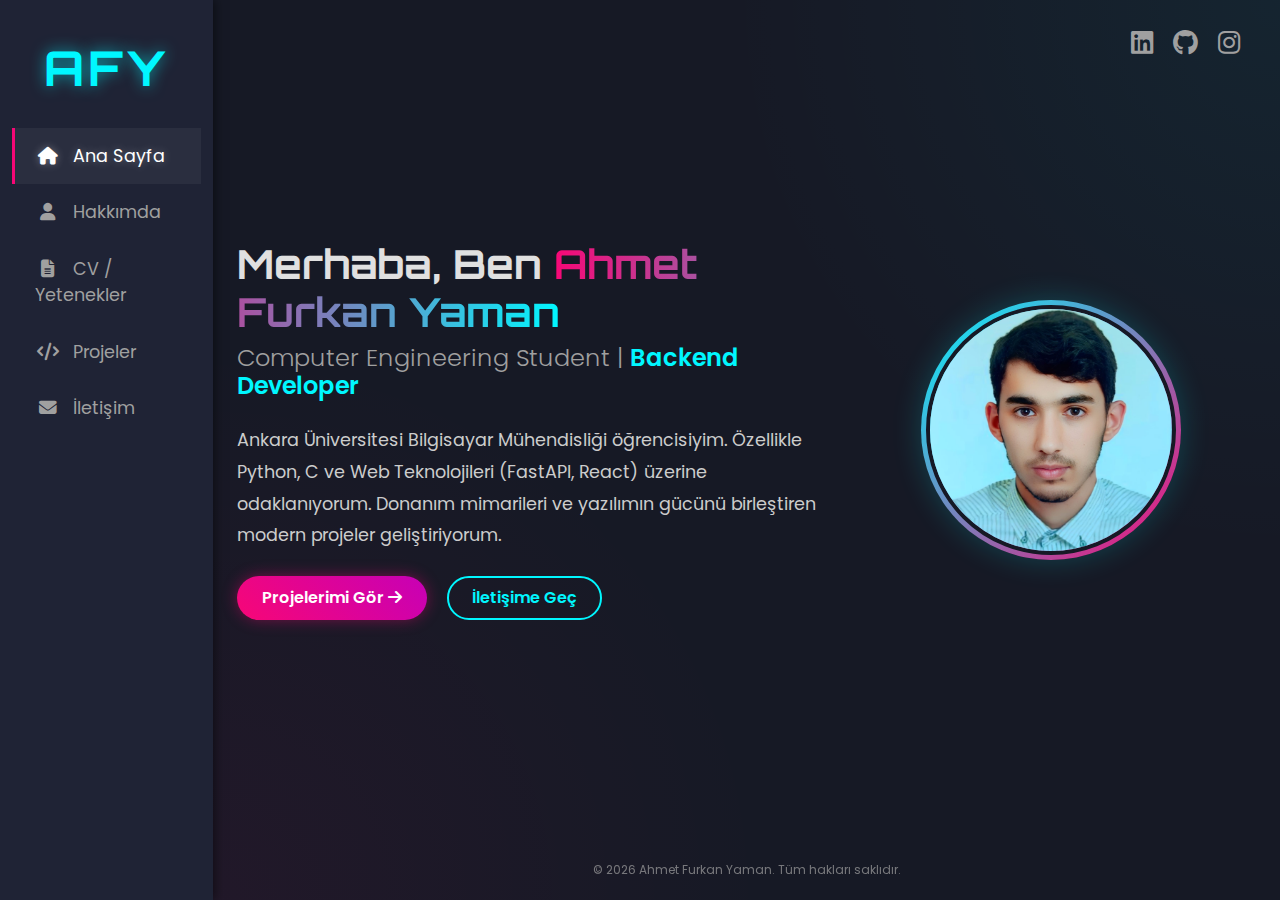
<file: index.html>
<!DOCTYPE html>
<html lang="tr">
<head>
    <meta charset="UTF-8">
    <meta name="viewport" content="width=device-width, initial-scale=1.0">
    <title>Ana Sayfa | Ahmet Furkan Yaman</title>
    <link href="https://cdn.jsdelivr.net/npm/bootstrap@5.3.0/dist/css/bootstrap.min.css" rel="stylesheet">
    <link rel="stylesheet" href="https://cdnjs.cloudflare.com/ajax/libs/font-awesome/6.4.0/css/all.min.css">
    <link href="https://fonts.googleapis.com/css2?family=Orbitron:wght@400;700&family=Poppins:wght@300;400;600&display=swap" rel="stylesheet">
    <link rel="stylesheet" href="style.css">
</head>
<body>

    <div class="container-fluid">
        <div class="row">
            
            <nav class="col-md-3 col-lg-2 d-md-block sidebar collapse" id="sidebarMenu">
                <div class="position-sticky pt-3 d-flex flex-column h-100">
                    
                    <div class="text-center mb-4 mt-3">
                        <div class="logo-text">AFY</div> 
                    </div>
                    
                    <ul class="nav flex-column mb-auto">
                        <li class="nav-item">
                            <a class="nav-link active" href="index.html">
                                <i class="fas fa-home me-2"></i> Ana Sayfa
                            </a>
                        </li>
                        <li class="nav-item">
                            <a class="nav-link" href="about.html">
                                <i class="fas fa-user me-2"></i> Hakkımda
                            </a>
                        </li>
                        <li class="nav-item">
                            <a class="nav-link" href="cv.html">
                                <i class="fas fa-file-alt me-2"></i> CV / Yetenekler
                            </a>
                        </li>
                        <li class="nav-item">
                            <a class="nav-link" href="projects.html">
                                <i class="fas fa-code me-2"></i> Projeler
                            </a>
                        </li>
                        <li class="nav-item">
                            <a class="nav-link" href="contact.html">
                                <i class="fas fa-envelope me-2"></i> İletişim
                            </a>
                        </li>
                    </ul>
                </div>
            </nav>

            <main class="col-md-9 ms-sm-auto col-lg-10 px-md-4 main-content d-flex flex-column align-items-center justify-content-center position-relative">
                
                <div class="social-icons-top">
                    <a href="https://www.linkedin.com/in/ahmet-furkan-yaman-217107334/" target="_blank" title="LinkedIn"><i class="fab fa-linkedin"></i></a>
                    
                    <a href="https://github.com/yamana819" target="_blank" title="GitHub"><i class="fab fa-github"></i></a>
                    
                    <a href="https://www.instagram.com/yaman_furkan.06/" target="_blank" title="Instagram"><i class="fab fa-instagram"></i></a>
                </div>

                <div class="home-container text-center text-md-start">
                    <div class="row align-items-center">
                        <div class="col-md-5 order-md-2 text-center mb-4 mb-md-0">
                            <div class="profile-glow-container">
                                <img src="assets/profile.jpeg" alt="Profil Fotoğrafı" class="img-fluid profile-img" onerror="this.src='https://via.placeholder.com/300x300/161925/00f7ff?text=IMG'">
                            </div>
                        </div>

                        <div class="col-md-7 order-md-1">
                            <h2 class="welcome-text">Merhaba, Ben <span class="gradient-text">Ahmet Furkan Yaman</span></h2>
                            
                            <h4 class="job-title mt-2">Computer Engineering Student | <span class="highlight">Backend Developer</span></h4>
                            
                            <p class="intro-desc mt-4">
                                Ankara Üniversitesi Bilgisayar Mühendisliği öğrencisiyim. 
                                Özellikle Python, C ve Web Teknolojileri (FastAPI, React) üzerine odaklanıyorum. 
                                Donanım mimarileri ve yazılımın gücünü birleştiren modern projeler geliştiriyorum.
                            </p>
                            
                            <div class="buttons mt-4">
                                <a href="projects.html" class="btn btn-custom-primary me-3">Projelerimi Gör <i class="fas fa-arrow-right"></i></a>
                                <a href="contact.html" class="btn btn-custom-outline">İletişime Geç</a>
                            </div>
                        </div>
                    </div>
                </div>

                <div class="main-footer">
                    <small>© 2026 Ahmet Furkan Yaman. Tüm hakları saklıdır.</small>
                </div>

            </main>
        </div>
    </div>

    <script src="https://cdn.jsdelivr.net/npm/bootstrap@5.3.0/dist/js/bootstrap.bundle.min.js"></script>
    <script src="script.js"></script>
    </body>
</html>
</file>
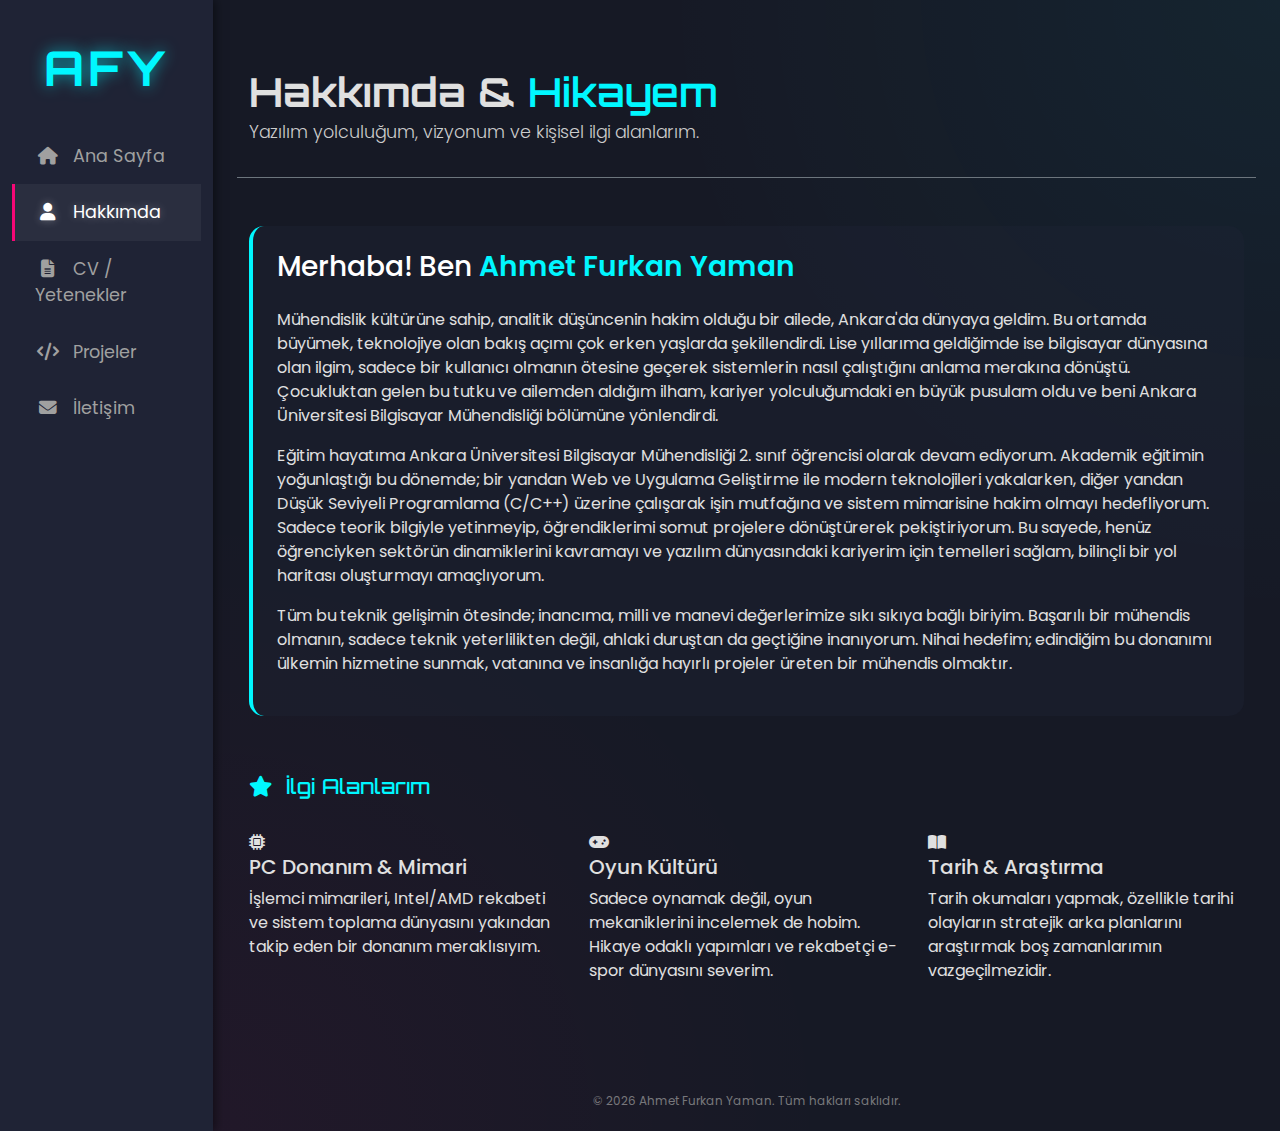
<file: about.html>
<!DOCTYPE html>
<html lang="tr">
<head>
    <meta charset="UTF-8">
    <meta name="viewport" content="width=device-width, initial-scale=1.0">
    <title>Hakkımda | Ahmet Furkan Yaman</title>
    <link href="https://cdn.jsdelivr.net/npm/bootstrap@5.3.0/dist/css/bootstrap.min.css" rel="stylesheet">
    <link rel="stylesheet" href="https://cdnjs.cloudflare.com/ajax/libs/font-awesome/6.4.0/css/all.min.css">
    <link href="https://fonts.googleapis.com/css2?family=Orbitron:wght@400;700&family=Poppins:wght@300;400;600&display=swap" rel="stylesheet">
    <link rel="stylesheet" href="style.css">
</head>
<body>

    <div class="container-fluid">
        <div class="row">
            
            <nav class="col-md-3 col-lg-2 d-md-block sidebar collapse" id="sidebarMenu">
                <div class="position-sticky pt-3 d-flex flex-column h-100">
                    <div class="text-center mb-4 mt-3">
                        <div class="logo-text">AFY</div> 
                    </div>
                    <ul class="nav flex-column mb-auto">
                        <li class="nav-item"><a class="nav-link" href="index.html"><i class="fas fa-home me-2"></i> Ana Sayfa</a></li>
                        <li class="nav-item"><a class="nav-link active" href="about.html"><i class="fas fa-user me-2"></i> Hakkımda</a></li>
                        <li class="nav-item"><a class="nav-link" href="cv.html"><i class="fas fa-file-alt me-2"></i> CV / Yetenekler</a></li>
                        <li class="nav-item"><a class="nav-link" href="projects.html"><i class="fas fa-code me-2"></i> Projeler</a></li>
                        <li class="nav-item"><a class="nav-link" href="contact.html"><i class="fas fa-envelope me-2"></i> İletişim</a></li>
                    </ul>
                </div>
            </nav>

            <main class="col-md-9 ms-sm-auto col-lg-10 px-md-4 main-content">
                
                <div class="container py-5">
                    
                    <div class="row mb-5">
                        <div class="col-12 border-bottom border-secondary pb-3">
                            <h2 class="section-title">Hakkımda & <span class="highlight">Hikayem</span></h2>
                            <p class="section-desc">Yazılım yolculuğum, vizyonum ve kişisel ilgi alanlarım.</p>
                        </div>
                    </div>

                    <div class="row mb-5">
                        <div class="col-12">
                            <div class="about-text-container p-4" style="background: rgba(31, 35, 53, 0.4); border-radius: 15px; border-left: 4px solid var(--neon-cyan);">
                                <h3 class="mb-4 text-white">Merhaba! Ben <span class="highlight">Ahmet Furkan Yaman</span></h3>
                                <div class="about-text">
                                    <p>
                                        Mühendislik kültürüne sahip, analitik düşüncenin hakim olduğu bir ailede, Ankara'da dünyaya geldim. Bu ortamda büyümek, teknolojiye olan bakış açımı çok erken yaşlarda şekillendirdi. Lise yıllarıma geldiğimde ise bilgisayar dünyasına olan ilgim, sadece bir kullanıcı olmanın ötesine geçerek sistemlerin nasıl çalıştığını anlama merakına dönüştü. Çocukluktan gelen bu tutku ve ailemden aldığım ilham, kariyer yolculuğumdaki en büyük pusulam oldu ve beni Ankara Üniversitesi Bilgisayar Mühendisliği bölümüne yönlendirdi.
                                    <p>
                                        Eğitim hayatıma Ankara Üniversitesi Bilgisayar Mühendisliği 2. sınıf öğrencisi olarak devam ediyorum. Akademik eğitimin yoğunlaştığı bu dönemde; bir yandan Web ve Uygulama Geliştirme ile modern teknolojileri yakalarken, diğer yandan Düşük Seviyeli Programlama (C/C++) üzerine çalışarak işin mutfağına ve sistem mimarisine hakim olmayı hedefliyorum.
                                        Sadece teorik bilgiyle yetinmeyip, öğrendiklerimi somut projelere dönüştürerek pekiştiriyorum. Bu sayede, henüz öğrenciyken sektörün dinamiklerini kavramayı ve yazılım dünyasındaki kariyerim için temelleri sağlam, bilinçli bir yol haritası oluşturmayı amaçlıyorum.
                                    </p>
                                    <p>
                                        Tüm bu teknik gelişimin ötesinde; inancıma, milli ve manevi değerlerimize sıkı sıkıya bağlı biriyim. Başarılı bir mühendis olmanın, sadece teknik yeterlilikten değil, ahlaki duruştan da geçtiğine inanıyorum. Nihai hedefim; edindiğim bu donanımı ülkemin hizmetine sunmak, vatanına ve insanlığa hayırlı projeler üreten bir mühendis olmaktır.
                                    </p>
                                </div>
                            </div>
                        </div>
                    </div>

                    <div class="row">
                        <div class="col-12 mb-4">
                            <h3 class="section-subtitle"><i class="fas fa-star me-2"></i> İlgi Alanlarım</h3>
                        </div>

                        <div class="col-md-4 mb-4">
                            <div class="interest-card h-100">
                                <i class="fas fa-microchip interest-icon"></i>
                                <h5>PC Donanım & Mimari</h5>
                                <p>İşlemci mimarileri, Intel/AMD rekabeti ve sistem toplama dünyasını yakından takip eden bir donanım meraklısıyım.</p>
                            </div>
                        </div>

                        <div class="col-md-4 mb-4">
                            <div class="interest-card h-100">
                                <i class="fas fa-gamepad interest-icon"></i>
                                <h5>Oyun Kültürü</h5>
                                <p>Sadece oynamak değil, oyun mekaniklerini incelemek de hobim. Hikaye odaklı yapımları ve rekabetçi e-spor dünyasını severim.</p>
                            </div>
                        </div>

                        <div class="col-md-4 mb-4">
                            <div class="interest-card h-100">
                                <i class="fas fa-book-open interest-icon"></i>
                                <h5>Tarih & Araştırma</h5>
                                <p>Tarih okumaları yapmak, özellikle tarihi olayların stratejik arka planlarını araştırmak boş zamanlarımın vazgeçilmezidir.</p>
                            </div>
                        </div>

                    </div>

                </div>

                <div class="main-footer">
                    <small>© 2026 Ahmet Furkan Yaman. Tüm hakları saklıdır.</small>
                </div>

            </main>
        </div>
    </div>

    <script src="https://cdn.jsdelivr.net/npm/bootstrap@5.3.0/dist/js/bootstrap.bundle.min.js"></script>
    <script src="script.js"></script>
</body>
</html>
</file>
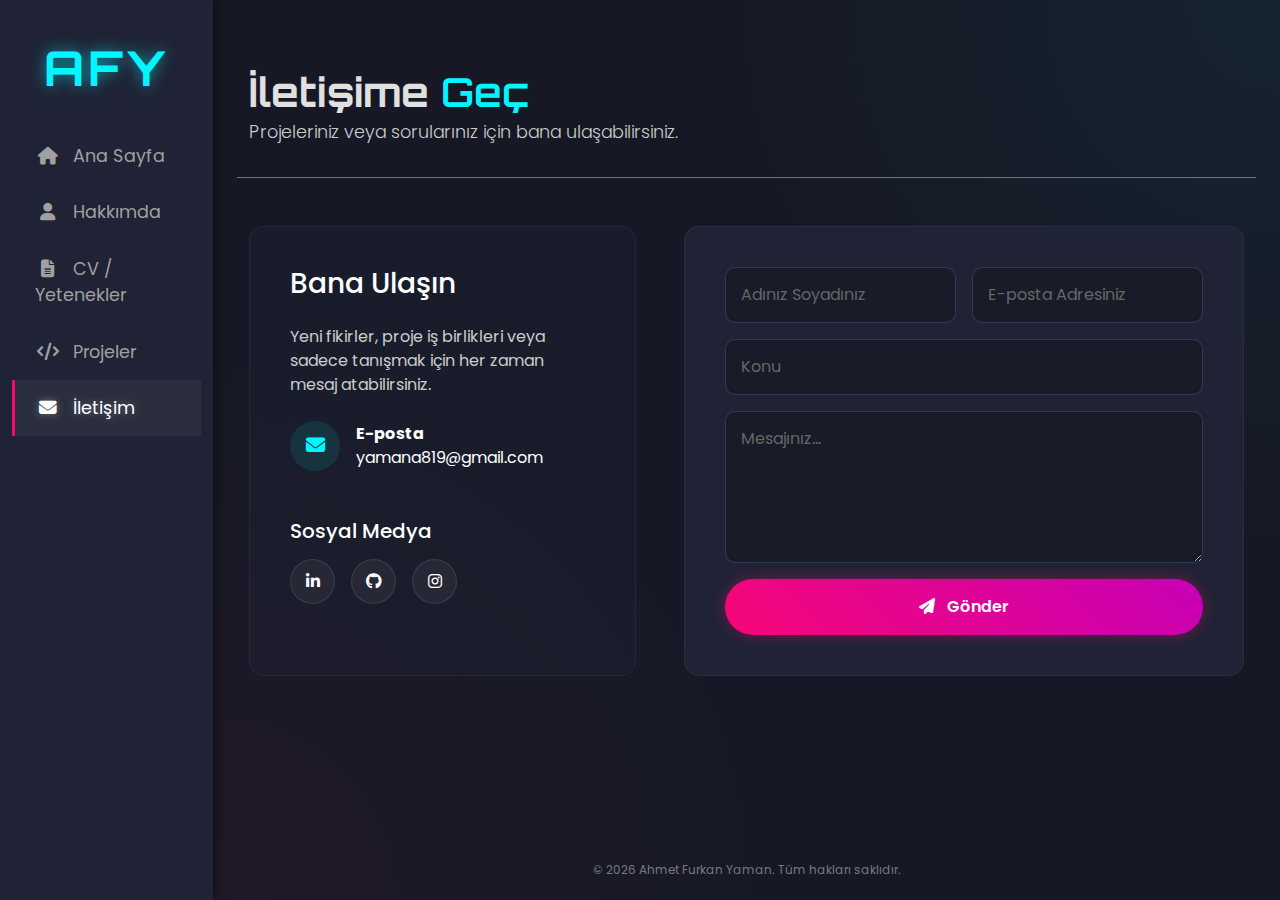
<file: contact.html>
<!DOCTYPE html>
<html lang="tr">
<head>
    <meta charset="UTF-8">
    <meta name="viewport" content="width=device-width, initial-scale=1.0">
    <title>İletişim | Ahmet Furkan Yaman</title>
    <link href="https://cdn.jsdelivr.net/npm/bootstrap@5.3.0/dist/css/bootstrap.min.css" rel="stylesheet">
    <link rel="stylesheet" href="https://cdnjs.cloudflare.com/ajax/libs/font-awesome/6.4.0/css/all.min.css">
    <link href="https://fonts.googleapis.com/css2?family=Orbitron:wght@400;700&family=Poppins:wght@300;400;600&display=swap" rel="stylesheet">
    <link rel="stylesheet" href="style.css">
</head>
<body>

    <div class="container-fluid">
        <div class="row">
            
            <nav class="col-md-3 col-lg-2 d-md-block sidebar collapse" id="sidebarMenu">
                <div class="position-sticky pt-3 d-flex flex-column h-100">
                    <div class="text-center mb-4 mt-3">
                        <div class="logo-text">AFY</div> 
                    </div>
                    <ul class="nav flex-column mb-auto">
                        <li class="nav-item"><a class="nav-link" href="index.html"><i class="fas fa-home me-2"></i> Ana Sayfa</a></li>
                        <li class="nav-item"><a class="nav-link" href="about.html"><i class="fas fa-user me-2"></i> Hakkımda</a></li>
                        <li class="nav-item"><a class="nav-link" href="cv.html"><i class="fas fa-file-alt me-2"></i> CV / Yetenekler</a></li>
                        <li class="nav-item"><a class="nav-link" href="projects.html"><i class="fas fa-code me-2"></i> Projeler</a></li>
                        <li class="nav-item"><a class="nav-link active" href="contact.html"><i class="fas fa-envelope me-2"></i> İletişim</a></li>
                    </ul>
                </div>
            </nav>

            <main class="col-md-9 ms-sm-auto col-lg-10 px-md-4 main-content">
                
                <div class="container py-5">
                    
                    <div class="row mb-5">
                        <div class="col-12 border-bottom border-secondary pb-3">
                            <h2 class="section-title">İletişime <span class="highlight">Geç</span></h2>
                            <p class="section-desc">Projeleriniz veya sorularınız için bana ulaşabilirsiniz.</p>
                        </div>
                    </div>

                    <div class="row g-5">
                        
                        <div class="col-lg-5">
                            <div class="contact-info-box h-100">
                                <h3 class="mb-4 text-white">Bana Ulaşın</h3>
                                <p class="text-muted mb-4">
                                    Yeni fikirler, proje iş birlikleri veya sadece tanışmak için her zaman mesaj atabilirsiniz.
                                </p>
                                
                                <div class="contact-item mb-4">
                                    <div class="icon-box">
                                        <i class="fas fa-envelope"></i>
                                    </div>
                                    <div class="ms-3">
                                        <span class="d-block text-white fw-bold">E-posta</span>
                                        <span class="text-white">yamana819@gmail.com</span>
                                    </div>
                                </div>

                                <div class="mt-5">
                                    <h5 class="text-white mb-3">Sosyal Medya</h5>
                                    <div class="d-flex gap-3">
                                        <a href="https://www.linkedin.com/in/ahmet-furkan-yaman-217107334/" target="_blank" class="social-btn"><i class="fab fa-linkedin-in"></i></a>
                                        <a href="https://github.com/yamana819" target="_blank" class="social-btn"><i class="fab fa-github"></i></a>
                                        <a href="https://www.instagram.com/yaman_furkan.06/" target="_blank" class="social-btn"><i class="fab fa-instagram"></i></a>
                                    </div>
                                </div>
                            </div>
                        </div>

                        <div class="col-lg-7">
                            <div class="contact-form-box">
                                <form id="contactForm">
                                    <div class="row g-3">
                                        <div class="col-md-6">
                                            <input type="text" class="form-control custom-input" placeholder="Adınız Soyadınız" required>
                                        </div>
                                        <div class="col-md-6">
                                            <input type="email" class="form-control custom-input" placeholder="E-posta Adresiniz" required>
                                        </div>
                                        <div class="col-12">
                                            <input type="text" class="form-control custom-input" placeholder="Konu" required>
                                        </div>
                                        <div class="col-12">
                                            <textarea class="form-control custom-input" rows="5" placeholder="Mesajınız..." required></textarea>
                                        </div>
                                        <div class="col-12">
                                            <button type="submit" class="btn btn-custom-primary w-100 py-3">
                                                <i class="fas fa-paper-plane me-2"></i> Gönder
                                            </button>
                                        </div>
                                    </div>
                                </form>
                            </div>
                        </div>

                    </div>

                </div>

                <div class="main-footer">
                    <small>© 2026 Ahmet Furkan Yaman. Tüm hakları saklıdır.</small>
                </div>

            </main>
        </div>
    </div>

    <script src="https://cdn.jsdelivr.net/npm/bootstrap@5.3.0/dist/js/bootstrap.bundle.min.js"></script>
    <script src="script.js"></script> 
</body>
</html>
</file>
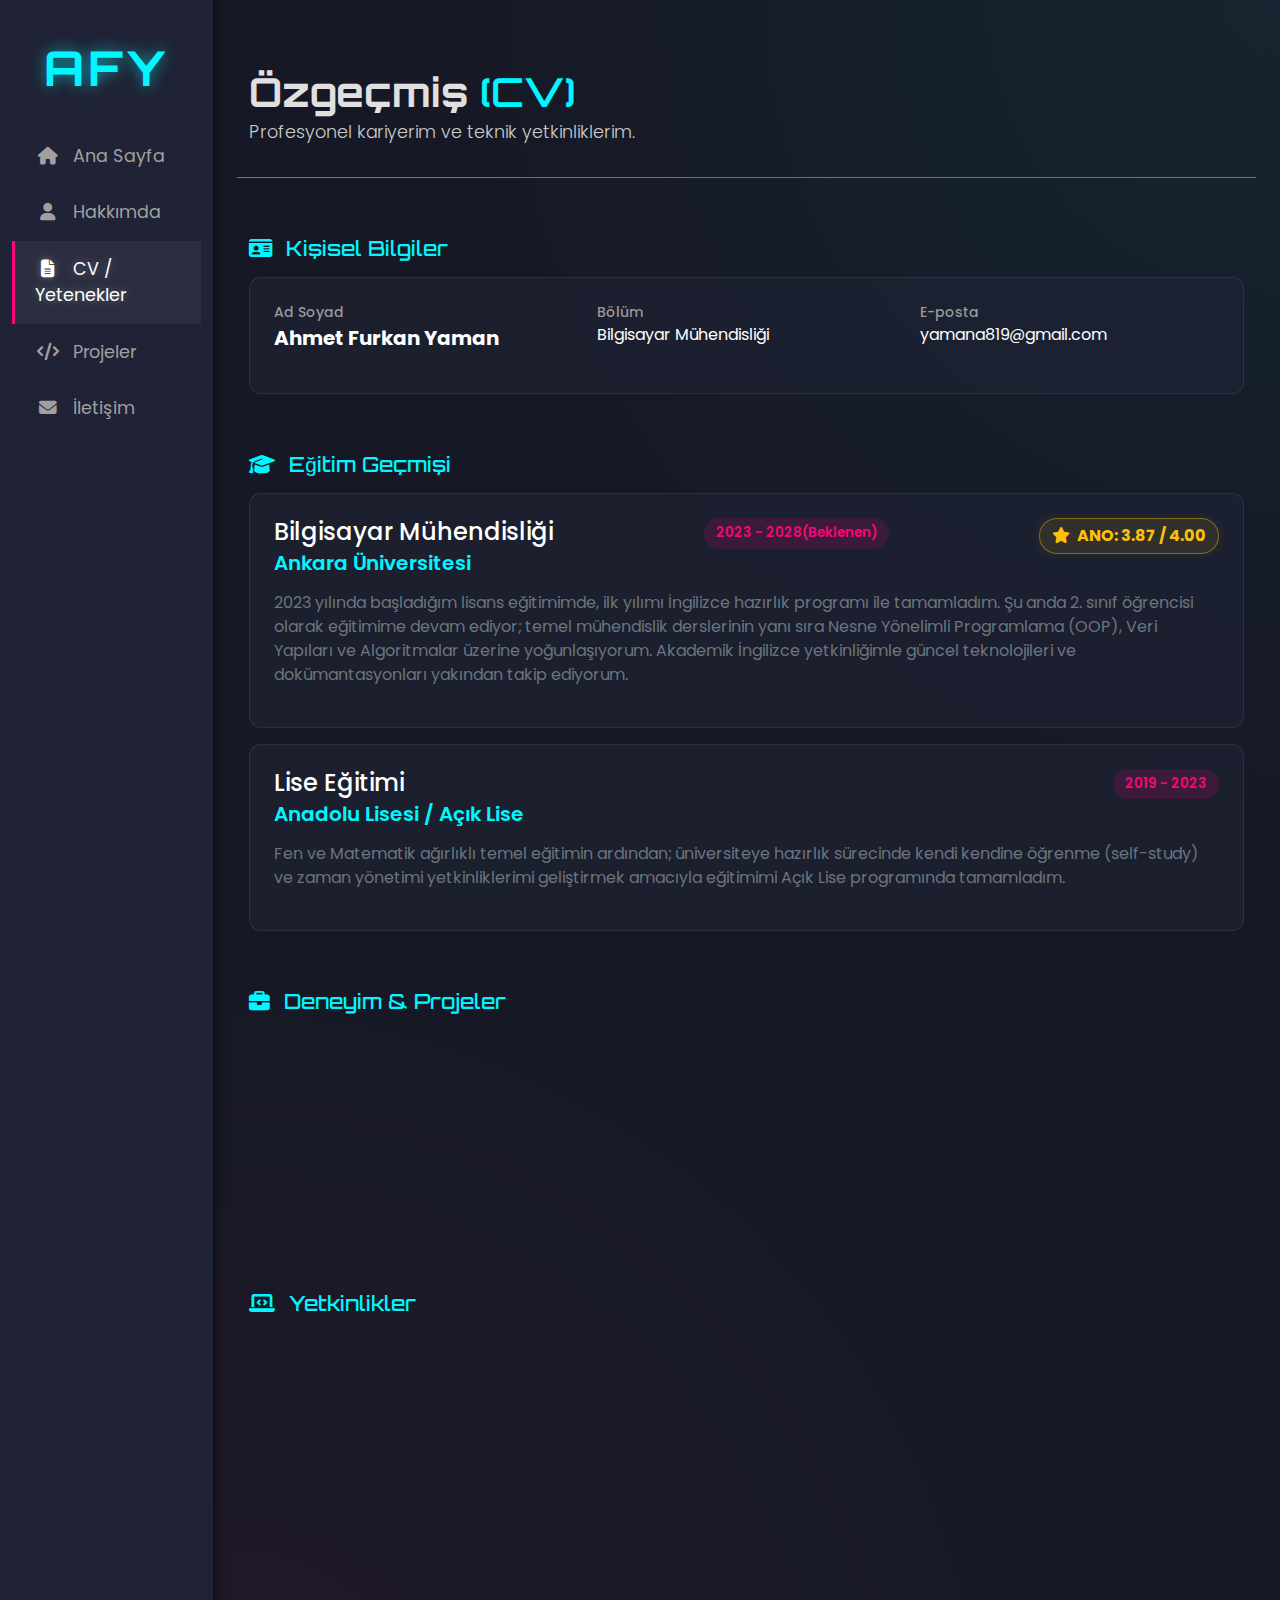
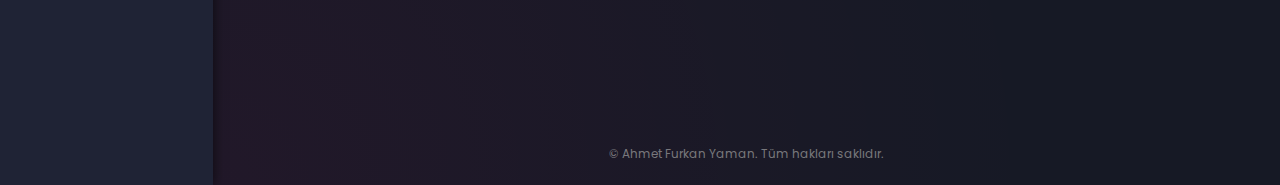
<file: cv.html>
<!DOCTYPE html>
<html lang="tr">
<head>
    <meta charset="UTF-8">
    <meta name="viewport" content="width=device-width, initial-scale=1.0">
    <title>CV & Yetenekler | Ahmet Furkan Yaman</title>
    <link href="https://cdn.jsdelivr.net/npm/bootstrap@5.3.0/dist/css/bootstrap.min.css" rel="stylesheet">
    <link rel="stylesheet" href="https://cdnjs.cloudflare.com/ajax/libs/font-awesome/6.4.0/css/all.min.css">
    <link href="https://fonts.googleapis.com/css2?family=Orbitron:wght@400;700&family=Poppins:wght@300;400;600&display=swap" rel="stylesheet">
    <link rel="stylesheet" href="style.css">
</head>
<body>

    <div class="container-fluid">
        <div class="row">
            
            <nav class="col-md-3 col-lg-2 d-md-block sidebar collapse" id="sidebarMenu">
                <div class="position-sticky pt-3 d-flex flex-column h-100">
                    <div class="text-center mb-4 mt-3">
                        <div class="logo-text">AFY</div> 
                    </div>
                    <ul class="nav flex-column mb-auto">
                        <li class="nav-item"><a class="nav-link" href="index.html"><i class="fas fa-home me-2"></i> Ana Sayfa</a></li>
                        <li class="nav-item"><a class="nav-link" href="about.html"><i class="fas fa-user me-2"></i> Hakkımda</a></li>
                        <li class="nav-item"><a class="nav-link active" href="cv.html"><i class="fas fa-file-alt me-2"></i> CV / Yetenekler</a></li>
                        <li class="nav-item"><a class="nav-link" href="projects.html"><i class="fas fa-code me-2"></i> Projeler</a></li>
                        <li class="nav-item"><a class="nav-link" href="contact.html"><i class="fas fa-envelope me-2"></i> İletişim</a></li>
                    </ul>
                </div>
            </nav>

            <main class="col-md-9 ms-sm-auto col-lg-10 px-md-4 main-content">
                
                <div class="container py-5">
                    
                    <div class="row mb-5">
                        <div class="col-12 border-bottom border-secondary pb-3">
                            <h2 class="section-title">Özgeçmiş <span class="highlight">(CV)</span></h2>
                            <p class="section-desc">Profesyonel kariyerim ve teknik yetkinliklerim.</p>
                        </div>
                    </div>

                    <div class="row mb-5">
                        <div class="col-12">
                            <h3 class="mb-3 section-subtitle"><i class="fas fa-id-card me-2"></i> Kişisel Bilgiler</h3>
                            <div class="cv-block-card p-4">
                                <div class="row">
                                    <div class="col-md-4 col-sm-6 mb-3">
                                        <small class="text-muted d-block">Ad Soyad</small>
                                        <span class="fw-bold text-white fs-5">Ahmet Furkan Yaman</span>
                                    </div>
                                    <div class="col-md-4 col-sm-6 mb-3">
                                        <small class="text-muted d-block">Bölüm</small>
                                        <span class="text-white">Bilgisayar Mühendisliği</span>
                                    </div>
                                    <div class="col-md-4 col-sm-6 mb-3">
                                        <small class="text-muted d-block">E-posta</small>
                                        <span class="text-white">yamana819@gmail.com</span>
                                    </div>
                                    </div>
                            </div>
                        </div>
                    </div>

                    <div class="row mb-5">
                        <div class="col-12">
                            <h3 class="mb-3 section-subtitle"><i class="fas fa-graduation-cap me-2"></i> Eğitim Geçmişi</h3>
                            
                            <div class="cv-block-card p-4 mb-3">
                                <div class="d-flex flex-column flex-md-row justify-content-between align-items-start mb-2">
                                    <div>
                                        <h4 class="mb-1 text-white">Bilgisayar Mühendisliği</h4>
                                        <h5 class="highlight">Ankara Üniversitesi</h5>
                                    </div>
                                    <span class="cv-date-badge mt-2 mt-md-0">2023 - 2028(Beklenen)</span>
                                    <span class="gpa-badge">
                                        <i class="fas fa-star me-1"></i> ANO: 3.87 / 4.00
                                    </span>
                                </div>
                                <p class="text-secondary mt-2">
                                  2023 yılında başladığım lisans eğitimimde, ilk yılımı İngilizce hazırlık programı ile tamamladım. Şu anda 2. sınıf öğrencisi olarak eğitimime devam ediyor; temel mühendislik derslerinin yanı sıra Nesne Yönelimli Programlama (OOP), Veri Yapıları ve Algoritmalar üzerine yoğunlaşıyorum. Akademik İngilizce yetkinliğimle güncel teknolojileri ve dokümantasyonları yakından takip ediyorum.
                                </p>
                            </div>

                            <div class="cv-block-card p-4">
                                <div class="d-flex flex-column flex-md-row justify-content-between align-items-start mb-2">
                                    <div>
                                        <h4 class="mb-1 text-white">Lise Eğitimi</h4>
                                        <h5 class="highlight">Anadolu Lisesi / Açık Lise</h5>
                                    </div>
                                    <span class="cv-date-badge mt-2 mt-md-0">2019 - 2023</span>
                                </div>
                                <p class="text-secondary mt-2">
                                    Fen ve Matematik ağırlıklı temel eğitimin ardından; üniversiteye hazırlık sürecinde kendi kendine öğrenme (self-study) ve zaman yönetimi yetkinliklerimi geliştirmek amacıyla eğitimimi Açık Lise programında tamamladım.
                                </p>
                            </div>
                        </div>
                    </div>

                    <div class="row mb-5">
                        <div class="col-12">
                            <h3 class="mb-3 section-subtitle"><i class="fas fa-briefcase me-2"></i> Deneyim & Projeler</h3>
                            
                            <div class="cv-block-card p-4 mb-3">
                                <div class="d-flex flex-column flex-md-row justify-content-between align-items-start mb-2">
                                    <div>
                                        <h4 class="mb-1 text-white">Backend Geliştirici (Kişisel Projeler)</h4>
                                        <h5 class="highlight">Freelance / Self-Project</h5>
                                    </div>
                                    <span class="cv-date-badge mt-2 mt-md-0">2023 - Günümüz</span>
                                </div>
                                <p class="text-secondary mt-2">
                                    FastAPI ve React teknolojilerini kullanarak tam kapsamlı web uygulamaları geliştiriyorum. 
                                    Veritabanı optimizasyonu ve API tasarımı konularında pratik deneyim kazanıyorum.
                                </p>
                            </div>
                        </div>
                    </div>

                    <div class="row">
                        <div class="col-12">
                            <h3 class="mb-3 section-subtitle"><i class="fas fa-laptop-code me-2"></i> Yetkinlikler</h3>
                            <div class="cv-block-card p-4">
                                
                                <div class="row g-4 mb-4">
                                    <div class="col-md-4">
                                        <h5 class="text-white border-bottom border-secondary pb-2 mb-3">Programlama Dilleri</h5>
                                        <div class="skill-tags">
                                            <span class="skill-badge python">Python</span>
                                            <span class="skill-badge c-lang">C / C++</span>
                                        </div>
                                    </div>
                                    <div class="col-md-4">
                                        <h5 class="text-white border-bottom border-secondary pb-2 mb-3">Web Teknolojileri</h5>
                                        <div class="skill-tags">
                                            <span class="skill-badge fastapi">FastAPI</span>
                                            <span class="skill-badge react">React.js</span>
                                            <span class="skill-badge htmlcss">HTML5 / CSS3</span>
                                        </div>
                                    </div>
                                    <div class="col-md-4">
                                        <h5 class="text-white border-bottom border-secondary pb-2 mb-3">Araçlar & DB</h5>
                                        <div class="skill-tags">
                                            <span class="skill-badge tools">Git / GitHub</span>
                                            <span class="skill-badge tools">SQL (PostgreSQL)</span>
                                            <span class="skill-badge tools">VS Code</span>
                                        </div>
                                    </div>
                                </div>

                                <hr class="border-secondary my-4">

                                <div class="row">
                                    <div class="col-12">
                                        <h5 class="text-white mb-3"><i class="fas fa-language me-2"></i> Yabancı Diller</h5>
                                        <div class="skill-tags">
                                            <span class="skill-badge language-badge">
                                                İngilizce <span class="text-muted ms-1">(B2 - Profesyonel Çalışma Yetkinliği)</span>
                                            </span>
                                            
                                            <span class="skill-badge language-badge">
                                                Türkçe <span class="text-muted ms-1">(Anadil)</span>
                                            </span>
                                        </div>
                                    </div>
                                </div>

                            </div>
                        </div>
                    </div>

                </div>

                <div class="main-footer mt-5">
                    <small>© Ahmet Furkan Yaman. Tüm hakları saklıdır.</small>
                </div>

            </main>
        </div>
    </div>

    <script src="https://cdn.jsdelivr.net/npm/bootstrap@5.3.0/dist/js/bootstrap.bundle.min.js"></script>
    <script src="script.js"></script>
</body>

</html>
</file>
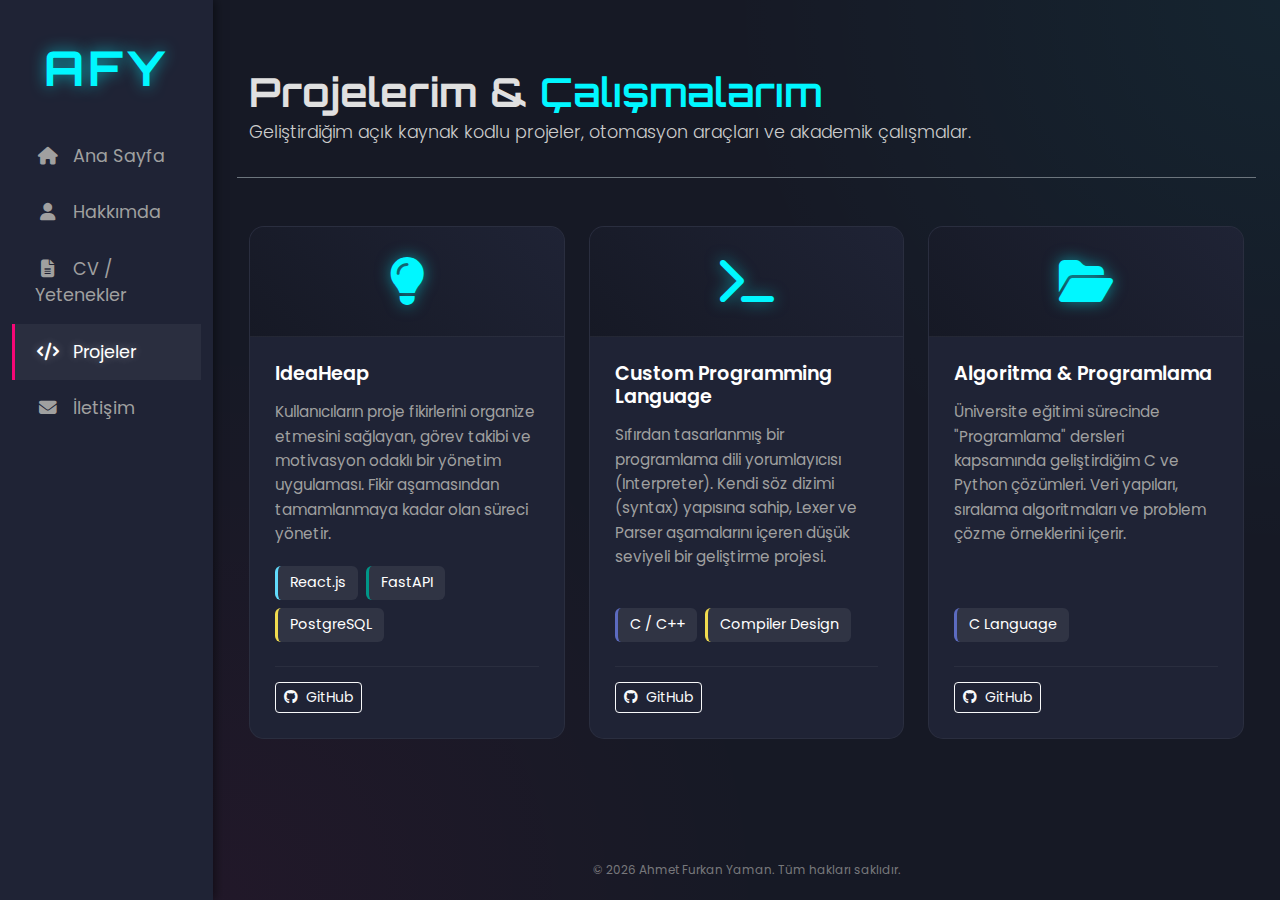
<file: projects.html>
<!DOCTYPE html>
<html lang="tr">
<head>
    <meta charset="UTF-8">
    <meta name="viewport" content="width=device-width, initial-scale=1.0">
    <title>Projelerim | Ahmet Furkan Yaman</title>
    <link href="https://cdn.jsdelivr.net/npm/bootstrap@5.3.0/dist/css/bootstrap.min.css" rel="stylesheet">
    <link rel="stylesheet" href="https://cdnjs.cloudflare.com/ajax/libs/font-awesome/6.4.0/css/all.min.css">
    <link href="https://fonts.googleapis.com/css2?family=Orbitron:wght@400;700&family=Poppins:wght@300;400;600&display=swap" rel="stylesheet">
    <link rel="stylesheet" href="style.css">
</head>
<body>

    <div class="container-fluid">
        <div class="row">
            
            <nav class="col-md-3 col-lg-2 d-md-block sidebar collapse" id="sidebarMenu">
                <div class="position-sticky pt-3 d-flex flex-column h-100">
                    <div class="text-center mb-4 mt-3">
                        <div class="logo-text">AFY</div> 
                    </div>
                    <ul class="nav flex-column mb-auto">
                        <li class="nav-item"><a class="nav-link" href="index.html"><i class="fas fa-home me-2"></i> Ana Sayfa</a></li>
                        <li class="nav-item"><a class="nav-link" href="about.html"><i class="fas fa-user me-2"></i> Hakkımda</a></li>
                        <li class="nav-item"><a class="nav-link" href="cv.html"><i class="fas fa-file-alt me-2"></i> CV / Yetenekler</a></li>
                        <li class="nav-item"><a class="nav-link active" href="projects.html"><i class="fas fa-code me-2"></i> Projeler</a></li>
                        <li class="nav-item"><a class="nav-link" href="contact.html"><i class="fas fa-envelope me-2"></i> İletişim</a></li>
                    </ul>
                </div>
            </nav>

            <main class="col-md-9 ms-sm-auto col-lg-10 px-md-4 main-content">
                
                <div class="container py-5">
                    
                    <div class="row mb-5">
                        <div class="col-12 border-bottom border-secondary pb-3">
                            <h2 class="section-title">Projelerim & <span class="highlight">Çalışmalarım</span></h2>
                            <p class="section-desc">Geliştirdiğim açık kaynak kodlu projeler, otomasyon araçları ve akademik çalışmalar.</p>
                        </div>
                    </div>

                    <div class="row g-4">
                        
                        <div class="col-md-6 col-lg-4">
                            <div class="project-card h-100">
                                <div class="project-header">
                                    <i class="fas fa-lightbulb project-icon"></i>
                                </div>
                                <div class="project-body">
                                    <h4 class="project-title">IdeaHeap</h4>
                                    <p class="project-text">
                                        Kullanıcıların proje fikirlerini organize etmesini sağlayan, görev takibi ve motivasyon odaklı bir yönetim uygulaması. 
                                        Fikir aşamasından tamamlanmaya kadar olan süreci yönetir.
                                    </p>
                                    
                                    <div class="skill-tags mb-4">
                                        <span class="skill-badge react">React.js</span>
                                        <span class="skill-badge fastapi">FastAPI</span>
                                        <span class="skill-badge tools">PostgreSQL</span>
                                    </div>

                                    <div class="project-links">
                                        <a href="https://github.com/yamana819/IdeaHeap" target="_blank" class="btn btn-sm btn-outline-light"><i class="fab fa-github me-2"></i>GitHub</a>
                                    </div>
                                </div>
                            </div>
                        </div>

                        <div class="col-md-6 col-lg-4">
                            <div class="project-card h-100">
                                <div class="project-header">
                                    <i class="fas fa-terminal project-icon"></i>
                                </div>
                                <div class="project-body">
                                    <h4 class="project-title">Custom Programming Language</h4>
                                    <p class="project-text">
                                        Sıfırdan tasarlanmış bir programlama dili yorumlayıcısı (Interpreter). 
                                        Kendi söz dizimi (syntax) yapısına sahip, Lexer ve Parser aşamalarını içeren düşük seviyeli bir geliştirme projesi.
                                    </p>
                                    
                                    <div class="skill-tags mb-4">
                                        <span class="skill-badge c-lang">C / C++</span>
                                        <span class="skill-badge tools">Compiler Design</span>
                                    </div>

                                    <div class="project-links">
                                        <a href="https://github.com/yamana819/MPL" target="_blank" class="btn btn-sm btn-outline-light"><i class="fab fa-github me-2"></i>GitHub</a>
                                    </div>
                                </div>
                            </div>
                        </div>

                        <div class="col-md-6 col-lg-4">
                            <div class="project-card h-100">
                                <div class="project-header">
                                    <i class="fas fa-folder-open project-icon"></i>
                                </div>
                                <div class="project-body">
                                    <h4 class="project-title">Algoritma & Programlama</h4>
                                    <p class="project-text">
                                        Üniversite eğitimi sürecinde "Programlama" dersleri kapsamında geliştirdiğim C ve Python çözümleri. 
                                        Veri yapıları, sıralama algoritmaları ve problem çözme örneklerini içerir.
                                    </p>
                                    
                                    <div class="skill-tags mb-4">
                                        <span class="skill-badge c-lang">C Language</span>
                                    </div>

                                    <div class="project-links">
                                        <a href="https://github.com/yamana819/COM1002" target="_blank" class="btn btn-sm btn-outline-light"><i class="fab fa-github me-2"></i>GitHub</a>
                                    </div>
                                </div>
                            </div>
                        </div>

                    </div> </div>

                <div class="main-footer">
                    <small>© 2026 Ahmet Furkan Yaman. Tüm hakları saklıdır.</small>
                </div>

            </main>
        </div>
    </div>

    <script src="https://cdn.jsdelivr.net/npm/bootstrap@5.3.0/dist/js/bootstrap.bundle.min.js"></script>
    <script src="script.js"></script>
</body>
</html>
</file>
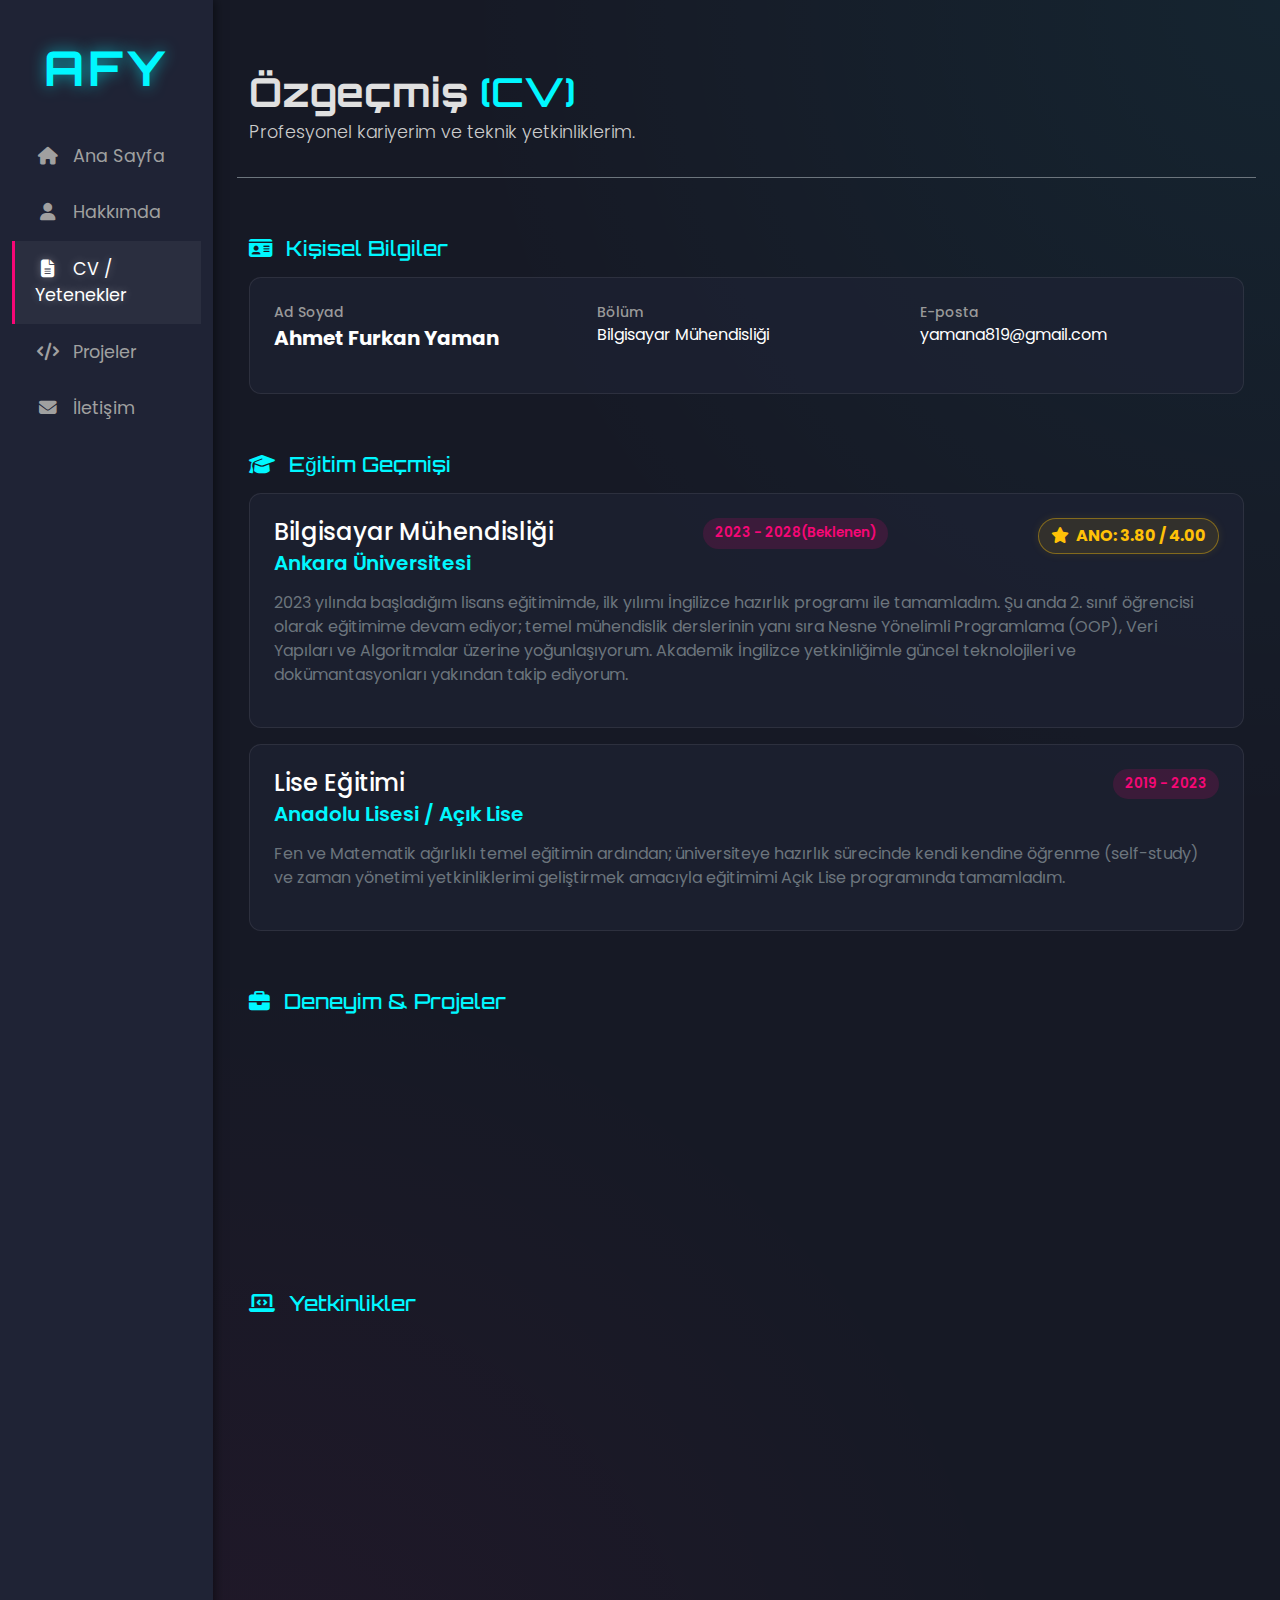
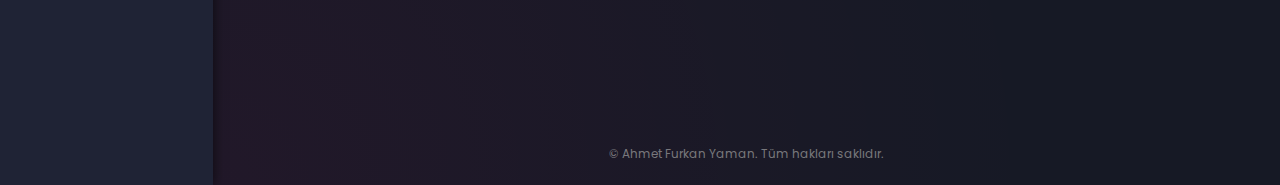
<file: Portfolio/cv.html>
<!DOCTYPE html>
<html lang="tr">
<head>
    <meta charset="UTF-8">
    <meta name="viewport" content="width=device-width, initial-scale=1.0">
    <title>CV & Yetenekler | Ahmet Furkan Yaman</title>
    <link href="https://cdn.jsdelivr.net/npm/bootstrap@5.3.0/dist/css/bootstrap.min.css" rel="stylesheet">
    <link rel="stylesheet" href="https://cdnjs.cloudflare.com/ajax/libs/font-awesome/6.4.0/css/all.min.css">
    <link href="https://fonts.googleapis.com/css2?family=Orbitron:wght@400;700&family=Poppins:wght@300;400;600&display=swap" rel="stylesheet">
    <link rel="stylesheet" href="style.css">
</head>
<body>

    <div class="container-fluid">
        <div class="row">
            
            <nav class="col-md-3 col-lg-2 d-md-block sidebar collapse" id="sidebarMenu">
                <div class="position-sticky pt-3 d-flex flex-column h-100">
                    <div class="text-center mb-4 mt-3">
                        <div class="logo-text">AFY</div> 
                    </div>
                    <ul class="nav flex-column mb-auto">
                        <li class="nav-item"><a class="nav-link" href="index.html"><i class="fas fa-home me-2"></i> Ana Sayfa</a></li>
                        <li class="nav-item"><a class="nav-link" href="about.html"><i class="fas fa-user me-2"></i> Hakkımda</a></li>
                        <li class="nav-item"><a class="nav-link active" href="cv.html"><i class="fas fa-file-alt me-2"></i> CV / Yetenekler</a></li>
                        <li class="nav-item"><a class="nav-link" href="projects.html"><i class="fas fa-code me-2"></i> Projeler</a></li>
                        <li class="nav-item"><a class="nav-link" href="contact.html"><i class="fas fa-envelope me-2"></i> İletişim</a></li>
                    </ul>
                </div>
            </nav>

            <main class="col-md-9 ms-sm-auto col-lg-10 px-md-4 main-content">
                
                <div class="container py-5">
                    
                    <div class="row mb-5">
                        <div class="col-12 border-bottom border-secondary pb-3">
                            <h2 class="section-title">Özgeçmiş <span class="highlight">(CV)</span></h2>
                            <p class="section-desc">Profesyonel kariyerim ve teknik yetkinliklerim.</p>
                        </div>
                    </div>

                    <div class="row mb-5">
                        <div class="col-12">
                            <h3 class="mb-3 section-subtitle"><i class="fas fa-id-card me-2"></i> Kişisel Bilgiler</h3>
                            <div class="cv-block-card p-4">
                                <div class="row">
                                    <div class="col-md-4 col-sm-6 mb-3">
                                        <small class="text-muted d-block">Ad Soyad</small>
                                        <span class="fw-bold text-white fs-5">Ahmet Furkan Yaman</span>
                                    </div>
                                    <div class="col-md-4 col-sm-6 mb-3">
                                        <small class="text-muted d-block">Bölüm</small>
                                        <span class="text-white">Bilgisayar Mühendisliği</span>
                                    </div>
                                    <div class="col-md-4 col-sm-6 mb-3">
                                        <small class="text-muted d-block">E-posta</small>
                                        <span class="text-white">yamana819@gmail.com</span>
                                    </div>
                                    </div>
                            </div>
                        </div>
                    </div>

                    <div class="row mb-5">
                        <div class="col-12">
                            <h3 class="mb-3 section-subtitle"><i class="fas fa-graduation-cap me-2"></i> Eğitim Geçmişi</h3>
                            
                            <div class="cv-block-card p-4 mb-3">
                                <div class="d-flex flex-column flex-md-row justify-content-between align-items-start mb-2">
                                    <div>
                                        <h4 class="mb-1 text-white">Bilgisayar Mühendisliği</h4>
                                        <h5 class="highlight">Ankara Üniversitesi</h5>
                                    </div>
                                    <span class="cv-date-badge mt-2 mt-md-0">2023 - 2028(Beklenen)</span>
                                    <span class="gpa-badge">
                                        <i class="fas fa-star me-1"></i> ANO: 3.80 / 4.00
                                    </span>
                                </div>
                                <p class="text-secondary mt-2">
                                  2023 yılında başladığım lisans eğitimimde, ilk yılımı İngilizce hazırlık programı ile tamamladım. Şu anda 2. sınıf öğrencisi olarak eğitimime devam ediyor; temel mühendislik derslerinin yanı sıra Nesne Yönelimli Programlama (OOP), Veri Yapıları ve Algoritmalar üzerine yoğunlaşıyorum. Akademik İngilizce yetkinliğimle güncel teknolojileri ve dokümantasyonları yakından takip ediyorum.
                                </p>
                            </div>

                            <div class="cv-block-card p-4">
                                <div class="d-flex flex-column flex-md-row justify-content-between align-items-start mb-2">
                                    <div>
                                        <h4 class="mb-1 text-white">Lise Eğitimi</h4>
                                        <h5 class="highlight">Anadolu Lisesi / Açık Lise</h5>
                                    </div>
                                    <span class="cv-date-badge mt-2 mt-md-0">2019 - 2023</span>
                                </div>
                                <p class="text-secondary mt-2">
                                    Fen ve Matematik ağırlıklı temel eğitimin ardından; üniversiteye hazırlık sürecinde kendi kendine öğrenme (self-study) ve zaman yönetimi yetkinliklerimi geliştirmek amacıyla eğitimimi Açık Lise programında tamamladım.
                                </p>
                            </div>
                        </div>
                    </div>

                    <div class="row mb-5">
                        <div class="col-12">
                            <h3 class="mb-3 section-subtitle"><i class="fas fa-briefcase me-2"></i> Deneyim & Projeler</h3>
                            
                            <div class="cv-block-card p-4 mb-3">
                                <div class="d-flex flex-column flex-md-row justify-content-between align-items-start mb-2">
                                    <div>
                                        <h4 class="mb-1 text-white">Backend Geliştirici (Kişisel Projeler)</h4>
                                        <h5 class="highlight">Freelance / Self-Project</h5>
                                    </div>
                                    <span class="cv-date-badge mt-2 mt-md-0">2023 - Günümüz</span>
                                </div>
                                <p class="text-secondary mt-2">
                                    FastAPI ve React teknolojilerini kullanarak tam kapsamlı web uygulamaları geliştiriyorum. 
                                    Veritabanı optimizasyonu ve API tasarımı konularında pratik deneyim kazanıyorum.
                                </p>
                            </div>
                        </div>
                    </div>

                    <div class="row">
                        <div class="col-12">
                            <h3 class="mb-3 section-subtitle"><i class="fas fa-laptop-code me-2"></i> Yetkinlikler</h3>
                            <div class="cv-block-card p-4">
                                
                                <div class="row g-4 mb-4">
                                    <div class="col-md-4">
                                        <h5 class="text-white border-bottom border-secondary pb-2 mb-3">Programlama Dilleri</h5>
                                        <div class="skill-tags">
                                            <span class="skill-badge python">Python</span>
                                            <span class="skill-badge c-lang">C / C++</span>
                                        </div>
                                    </div>
                                    <div class="col-md-4">
                                        <h5 class="text-white border-bottom border-secondary pb-2 mb-3">Web Teknolojileri</h5>
                                        <div class="skill-tags">
                                            <span class="skill-badge fastapi">FastAPI</span>
                                            <span class="skill-badge react">React.js</span>
                                            <span class="skill-badge htmlcss">HTML5 / CSS3</span>
                                        </div>
                                    </div>
                                    <div class="col-md-4">
                                        <h5 class="text-white border-bottom border-secondary pb-2 mb-3">Araçlar & DB</h5>
                                        <div class="skill-tags">
                                            <span class="skill-badge tools">Git / GitHub</span>
                                            <span class="skill-badge tools">SQL (PostgreSQL)</span>
                                            <span class="skill-badge tools">VS Code</span>
                                        </div>
                                    </div>
                                </div>

                                <hr class="border-secondary my-4">

                                <div class="row">
                                    <div class="col-12">
                                        <h5 class="text-white mb-3"><i class="fas fa-language me-2"></i> Yabancı Diller</h5>
                                        <div class="skill-tags">
                                            <span class="skill-badge language-badge">
                                                İngilizce <span class="text-muted ms-1">(B2 - Profesyonel Çalışma Yetkinliği)</span>
                                            </span>
                                            
                                            <span class="skill-badge language-badge">
                                                Türkçe <span class="text-muted ms-1">(Anadil)</span>
                                            </span>
                                        </div>
                                    </div>
                                </div>

                            </div>
                        </div>
                    </div>

                </div>

                <div class="main-footer mt-5">
                    <small>© Ahmet Furkan Yaman. Tüm hakları saklıdır.</small>
                </div>

            </main>
        </div>
    </div>

    <script src="https://cdn.jsdelivr.net/npm/bootstrap@5.3.0/dist/js/bootstrap.bundle.min.js"></script>
    <script src="script.js"></script>
</body>
</html>
</file>
<file: style.css>
/* =========================================
   1. TEMEL AYARLAR & DEĞİŞKENLER
   ========================================= */
:root {
    --bg-dark: #161925;
    --sidebar-bg: #1f2335;
    --neon-cyan: #00f7ff;
    --neon-pink: #f70776;
    --text-main: #e0e0e0;
    --text-muted: #a0a0a0;
    --glass-bg: rgba(255, 255, 255, 0.05);
}

body {
    font-family: 'Poppins', sans-serif;
    background-color: var(--bg-dark);
    color: var(--text-main);
    overflow-x: hidden;
    animation: pageFadeIn 0.8s ease-out; 
}

/* Scrollbar Tasarımı */
::-webkit-scrollbar { width: 8px; }
::-webkit-scrollbar-track { background: var(--bg-dark); }
::-webkit-scrollbar-thumb { background: var(--sidebar-bg); border-radius: 4px; }
::-webkit-scrollbar-thumb:hover { background: var(--neon-cyan); }

/* =========================================
   2. SIDEBAR (SOL MENÜ)
   ========================================= */
.sidebar {
    background-color: var(--sidebar-bg);
    min-height: 100vh;
    box-shadow: 2px 0 10px rgba(0,0,0,0.5);
    z-index: 100;
}

.logo-text {
    font-family: 'Orbitron', sans-serif;
    font-size: 3rem;
    font-weight: 700;
    color: var(--neon-cyan);
    letter-spacing: 4px;
    text-shadow: 0 0 15px rgba(0, 247, 255, 0.6);
}

.nav-link {
    color: var(--text-muted);
    font-size: 1.1rem;
    padding: 15px 20px;
    transition: all 0.3s ease;
    border-left: 3px solid transparent;
}

.nav-link:hover, .nav-link.active {
    color: #fff;
    background: var(--glass-bg);
    border-left: 3px solid var(--neon-pink);
    text-shadow: 0 0 8px rgba(255, 255, 255, 0.3);
}

.nav-link i { width: 25px; text-align: center; }
.sidebar-footer { font-size: 0.8rem; }

/* =========================================
   3. GENEL DÜZEN (LAYOUT) & FOOTER
   ========================================= */
.main-content {
    min-height: 100vh;
    padding-top: 20px;
    background: radial-gradient(circle at top right, rgba(0, 247, 255, 0.05), transparent 40%),
                radial-gradient(circle at bottom left, rgba(247, 7, 118, 0.05), transparent 40%);
    display: flex;
    flex-direction: column;
}

.main-footer {
    text-align: center;
    color: var(--text-muted);
    font-size: 0.85rem;
    opacity: 0.7;
    width: 100%;
    padding: 20px 0;
    margin-top: auto; 
}

/* =========================================
   4. ANA SAYFA (HOME) ÖZEL STİLLERİ
   ========================================= */
.home-container {
    width: 100%;
    flex-grow: 1;
    display: flex;
    align-items: center;
    justify-content: center;
}

.welcome-text {
    font-family: 'Orbitron', sans-serif;
    font-weight: 700;
    font-size: 2.5rem;
}

.gradient-text {
    background: linear-gradient(to right, var(--neon-pink), var(--neon-cyan));
    background-clip: text;
    -webkit-background-clip: text;
    -webkit-text-fill-color: transparent;
}

.job-title { color: var(--text-muted); font-weight: 300; }
.highlight { color: var(--neon-cyan); font-weight: 600; }

.intro-desc {
    font-size: 1.1rem;
    line-height: 1.8;
    color: #ccc;
    max-width: 600px;
    margin: 0 auto;
}
@media (min-width: 768px) { .intro-desc { margin: 0; } }

/* Butonlar */
.btn-custom-primary {
    background: linear-gradient(45deg, var(--neon-pink), #c700b6);
    color: white;
    border: none;
    padding: 10px 25px;
    border-radius: 50px;
    font-weight: 600;
    box-shadow: 0 0 15px rgba(247, 7, 118, 0.4);
    transition: transform 0.3s;
}
.btn-custom-primary:hover {
    transform: translateY(-3px);
    box-shadow: 0 0 25px rgba(247, 7, 118, 0.6);
    color: white;
}

.btn-custom-outline {
    background: transparent;
    color: var(--neon-cyan);
    border: 2px solid var(--neon-cyan);
    padding: 8px 23px;
    border-radius: 50px;
    font-weight: 600;
    transition: all 0.3s;
}
.btn-custom-outline:hover {
    background: var(--neon-cyan);
    color: #000;
    box-shadow: 0 0 15px rgba(0, 247, 255, 0.5);
}

/* Profil Fotoğrafı & Sosyal Medya */
.profile-glow-container {
    position: relative;
    display: inline-block;
    padding: 5px;
    border-radius: 50%;
    background: linear-gradient(to bottom right, var(--neon-cyan), var(--neon-pink));
    box-shadow: 0 0 30px rgba(0, 247, 255, 0.2);
    animation: floating 3s ease-in-out infinite;
}

.profile-img {
    border-radius: 50%;
    width: 250px;
    height: 250px;
    object-fit: cover;
    border: 4px solid var(--bg-dark);
}

.social-icons-top {
    position: absolute;
    top: 30px;
    right: 40px;
    display: flex;
    gap: 20px;
    z-index: 1000;
}
.social-icons-top a {
    text-decoration: none !important;
    color: var(--text-muted);
    font-size: 1.6rem;
    transition: all 0.3s ease;
    display: flex;
    align-items: center;
    justify-content: center;
}
.social-icons-top a:hover {
    color: var(--neon-cyan);
    transform: translateY(-3px);
    text-shadow: 0 0 15px var(--neon-cyan);
}

/* =========================================
   5. CV & YETENEKLER SAYFASI
   ========================================= */
.section-title {
    font-family: 'Orbitron', sans-serif;
    font-size: 2.5rem;
    font-weight: 700;
    color: var(--text-main);
}
.section-desc {
    color: #cccccc !important;
    font-size: 1.1rem;
    margin-top: -5px;
    font-weight: 300;
}
.section-subtitle {
    color: var(--neon-cyan);
    font-family: 'Orbitron', sans-serif;
    font-size: 1.3rem;
    margin-top: 10px;
}

.cv-block-card {
    background-color: rgba(31, 35, 53, 0.6);
    border: 1px solid rgba(255, 255, 255, 0.08);
    border-radius: 12px;
    transition: transform 0.3s ease, box-shadow 0.3s ease;
}
.cv-block-card:hover {
    transform: translateY(-5px);
    box-shadow: 0 5px 15px rgba(0, 247, 255, 0.1);
    border-color: rgba(0, 247, 255, 0.3);
}
.cv-block-card small.text-muted { color: #999 !important; font-weight: 500; }

.cv-date-badge {
    background-color: rgba(247, 7, 118, 0.15);
    color: var(--neon-pink);
    padding: 5px 12px;
    border-radius: 20px;
    font-size: 0.85rem;
    font-weight: 600;
    white-space: nowrap;
}

.skill-tags { display: flex; flex-wrap: wrap; gap: 8px; }

.skill-badge {
    display: inline-block;
    padding: 6px 12px;
    border-radius: 6px;
    font-size: 0.9rem;
    color: #fff;
    background: rgba(255,255,255,0.08);
    border-left: 3px solid #777; 
    transition: all 0.2s;
}
.skill-badge:hover {
    background: var(--neon-cyan);
    color: #000;
    transform: translateX(3px);
    cursor: default;
}

/* Dil Renkleri */
.python { border-left-color: #3776AB; }
.c-lang { border-left-color: #5c6bc0; }
.fastapi { border-left-color: #009688; }
.react { border-left-color: #61DAFB; }
.htmlcss { border-left-color: #E34F26; }
.tools { border-left-color: #f0db4f; }

.language-badge { border-left-color: #ffffff; color: #ffffff !important; }
.language-badge .text-muted { color: #e0e0e0 !important; opacity: 1 !important; }
.language-badge:hover { color: #000000 !important; }
.language-badge:hover .text-muted { color: #333333 !important; }

.gpa-badge {
    background: rgba(255, 193, 7, 0.1); 
    color: #ffc107; 
    border: 1px solid rgba(255, 193, 7, 0.4); 
    padding: 5px 12px;
    border-radius: 50px; 
    font-weight: 700;
    box-shadow: 0 0 10px rgba(255, 193, 7, 0.1); 
    transition: all 0.3s ease;
}
.gpa-badge:hover {
    background: rgba(255, 193, 7, 0.2);
    box-shadow: 0 0 15px rgba(255, 193, 7, 0.3);
    transform: scale(1.05);
}

/* =========================================
   6. PROJELER SAYFASI
   ========================================= */
.project-card {
    background-color: var(--sidebar-bg);
    border: 1px solid rgba(255, 255, 255, 0.05);
    border-radius: 15px;
    overflow: hidden;
    transition: all 0.3s ease;
    display: flex;
    flex-direction: column;
}
.project-card:hover {
    transform: translateY(-10px);
    border-color: var(--neon-cyan);
    box-shadow: 0 10px 30px rgba(0, 247, 255, 0.15);
}

.project-header {
    background: linear-gradient(45deg, rgba(22, 25, 37, 1), rgba(31, 35, 53, 1));
    padding: 30px;
    text-align: center;
    border-bottom: 1px solid rgba(255,255,255,0.05);
}

.project-icon {
    font-size: 3rem;
    color: var(--neon-cyan);
    text-shadow: 0 0 15px rgba(0, 247, 255, 0.5);
    transition: transform 0.3s;
}
.project-card:hover .project-icon {
    transform: scale(1.1) rotate(10deg);
    color: var(--neon-pink);
}

.project-body { padding: 25px; flex-grow: 1; display: flex; flex-direction: column; }
.project-title { color: #fff; font-size: 1.2rem; font-weight: 600; margin-bottom: 15px; }
.project-text { color: var(--text-muted); font-size: 0.95rem; margin-bottom: 20px; line-height: 1.6; flex-grow: 1; }

.project-links { margin-top: auto; padding-top: 15px; border-top: 1px solid rgba(255,255,255,0.05); }
.project-links .btn-outline-light:hover {
    background-color: var(--neon-cyan);
    color: #000;
    border-color: var(--neon-cyan);
    box-shadow: 0 0 10px var(--neon-cyan);
}

/* =========================================
   7. İLETİŞİM SAYFASI
   ========================================= */
.contact-info-box {
    background-color: rgba(31, 35, 53, 0.4);
    padding: 40px;
    border-radius: 15px;
    border: 1px solid rgba(255, 255, 255, 0.05);
}

.contact-item { display: flex; align-items: center; }

.icon-box {
    width: 50px; height: 50px;
    background: rgba(0, 247, 255, 0.1);
    color: var(--neon-cyan);
    border-radius: 50%;
    display: flex; align-items: center; justify-content: center;
    font-size: 1.2rem;
    transition: all 0.3s ease;
}
.contact-item:hover .icon-box {
    background: var(--neon-cyan); color: #000; box-shadow: 0 0 15px var(--neon-cyan);
}

.social-btn {
    width: 45px; height: 45px;
    background: rgba(255, 255, 255, 0.05);
    color: #fff;
    border-radius: 50%;
    display: flex; align-items: center; justify-content: center;
    text-decoration: none;
    transition: all 0.3s ease;
    border: 1px solid rgba(255, 255, 255, 0.1);
}
.social-btn:hover {
    background: var(--neon-pink); border-color: var(--neon-pink); color: #fff;
    transform: translateY(-3px); box-shadow: 0 0 15px var(--neon-pink);
}

/* Form */
.contact-form-box {
    background-color: var(--sidebar-bg);
    padding: 40px;
    border-radius: 15px;
    border: 1px solid rgba(255, 255, 255, 0.05);
}
.custom-input {
    background-color: rgba(22, 25, 37, 0.8) !important;
    border: 1px solid rgba(255, 255, 255, 0.1);
    color: #fff !important;
    padding: 15px;
    border-radius: 10px;
    transition: all 0.3s ease;
}
.custom-input::placeholder { color: #666; }
.custom-input:focus {
    background-color: rgba(22, 25, 37, 1) !important;
    border-color: var(--neon-cyan);
    box-shadow: 0 0 10px rgba(0, 247, 255, 0.2);
}

/* Okunabilirlik Düzeltmeleri */
.contact-info-box .text-muted { color: #cccccc !important; }
.contact-info-box a.text-muted { color: #ffffff !important; font-weight: 500; }
.contact-info-box a.text-muted:hover { color: var(--neon-cyan) !important; }
.contact-info-box h3, .contact-info-box h5, .contact-info-box span { color: #ffffff !important; }

/* =========================================
   8. ANİMASYONLAR & MOBİL UYUMLULUK
   ========================================= */

/* JS Animasyon Sınıfları */
.hidden-animate { opacity: 0; transform: translateY(30px); transition: all 0.8s ease-out; }
.visible { opacity: 1; transform: translateY(0); }

@keyframes pageFadeIn {
    0% { opacity: 0; transform: translateY(-10px); }
    100% { opacity: 1; transform: translateY(0); }
}

@keyframes floating {
    0% { transform: translateY(0px); }
    50% { transform: translateY(-10px); }
    100% { transform: translateY(0px); }
}

/* --- MOBİL MENÜ AYARLARI (< 768px) --- */
@media (max-width: 767.98px) {
    #sidebarMenu {
        position: fixed;
        top: 0;
        left: -100%; 
        width: 250px;
        height: 100vh;
        z-index: 1050;
        display: block !important;
        background-color: var(--sidebar-bg);
        border-right: 1px solid var(--neon-cyan);
        box-shadow: 0 0 50px rgba(0,0,0,0.8);
        transition: left 0.4s ease;
    }

    #sidebarMenu.show-mobile-menu { left: 0; }
    .main-content { padding-top: 80px; }
}
</file>
<file: Portfolio/style.css>
/* =========================================
   1. TEMEL AYARLAR & DEĞİŞKENLER
   ========================================= */
:root {
    --bg-dark: #161925;
    --sidebar-bg: #1f2335;
    --neon-cyan: #00f7ff;
    --neon-pink: #f70776;
    --text-main: #e0e0e0;
    --text-muted: #a0a0a0;
    --glass-bg: rgba(255, 255, 255, 0.05);
}

body {
    font-family: 'Poppins', sans-serif;
    background-color: var(--bg-dark);
    color: var(--text-main);
    overflow-x: hidden;
    animation: pageFadeIn 0.8s ease-out; 
}

/* Scrollbar Tasarımı */
::-webkit-scrollbar { width: 8px; }
::-webkit-scrollbar-track { background: var(--bg-dark); }
::-webkit-scrollbar-thumb { background: var(--sidebar-bg); border-radius: 4px; }
::-webkit-scrollbar-thumb:hover { background: var(--neon-cyan); }

/* =========================================
   2. SIDEBAR (SOL MENÜ)
   ========================================= */
.sidebar {
    background-color: var(--sidebar-bg);
    min-height: 100vh;
    box-shadow: 2px 0 10px rgba(0,0,0,0.5);
    z-index: 100;
}

.logo-text {
    font-family: 'Orbitron', sans-serif;
    font-size: 3rem;
    font-weight: 700;
    color: var(--neon-cyan);
    letter-spacing: 4px;
    text-shadow: 0 0 15px rgba(0, 247, 255, 0.6);
}

.nav-link {
    color: var(--text-muted);
    font-size: 1.1rem;
    padding: 15px 20px;
    transition: all 0.3s ease;
    border-left: 3px solid transparent;
}

.nav-link:hover, .nav-link.active {
    color: #fff;
    background: var(--glass-bg);
    border-left: 3px solid var(--neon-pink);
    text-shadow: 0 0 8px rgba(255, 255, 255, 0.3);
}

.nav-link i { width: 25px; text-align: center; }
.sidebar-footer { font-size: 0.8rem; }

/* =========================================
   3. GENEL DÜZEN (LAYOUT) & FOOTER
   ========================================= */
.main-content {
    min-height: 100vh;
    padding-top: 20px;
    background: radial-gradient(circle at top right, rgba(0, 247, 255, 0.05), transparent 40%),
                radial-gradient(circle at bottom left, rgba(247, 7, 118, 0.05), transparent 40%);
    display: flex;
    flex-direction: column;
}

.main-footer {
    text-align: center;
    color: var(--text-muted);
    font-size: 0.85rem;
    opacity: 0.7;
    width: 100%;
    padding: 20px 0;
    margin-top: auto; 
}

/* =========================================
   4. ANA SAYFA (HOME) ÖZEL STİLLERİ
   ========================================= */
.home-container {
    width: 100%;
    flex-grow: 1;
    display: flex;
    align-items: center;
    justify-content: center;
}

.welcome-text {
    font-family: 'Orbitron', sans-serif;
    font-weight: 700;
    font-size: 2.5rem;
}

.gradient-text {
    background: linear-gradient(to right, var(--neon-pink), var(--neon-cyan));
    background-clip: text;
    -webkit-background-clip: text;
    -webkit-text-fill-color: transparent;
}

.job-title { color: var(--text-muted); font-weight: 300; }
.highlight { color: var(--neon-cyan); font-weight: 600; }

.intro-desc {
    font-size: 1.1rem;
    line-height: 1.8;
    color: #ccc;
    max-width: 600px;
    margin: 0 auto;
}
@media (min-width: 768px) { .intro-desc { margin: 0; } }

/* Butonlar */
.btn-custom-primary {
    background: linear-gradient(45deg, var(--neon-pink), #c700b6);
    color: white;
    border: none;
    padding: 10px 25px;
    border-radius: 50px;
    font-weight: 600;
    box-shadow: 0 0 15px rgba(247, 7, 118, 0.4);
    transition: transform 0.3s;
}
.btn-custom-primary:hover {
    transform: translateY(-3px);
    box-shadow: 0 0 25px rgba(247, 7, 118, 0.6);
    color: white;
}

.btn-custom-outline {
    background: transparent;
    color: var(--neon-cyan);
    border: 2px solid var(--neon-cyan);
    padding: 8px 23px;
    border-radius: 50px;
    font-weight: 600;
    transition: all 0.3s;
}
.btn-custom-outline:hover {
    background: var(--neon-cyan);
    color: #000;
    box-shadow: 0 0 15px rgba(0, 247, 255, 0.5);
}

/* Profil Fotoğrafı & Sosyal Medya */
.profile-glow-container {
    position: relative;
    display: inline-block;
    padding: 5px;
    border-radius: 50%;
    background: linear-gradient(to bottom right, var(--neon-cyan), var(--neon-pink));
    box-shadow: 0 0 30px rgba(0, 247, 255, 0.2);
    animation: floating 3s ease-in-out infinite;
}

.profile-img {
    border-radius: 50%;
    width: 250px;
    height: 250px;
    object-fit: cover;
    border: 4px solid var(--bg-dark);
}

.social-icons-top {
    position: absolute;
    top: 30px;
    right: 40px;
    display: flex;
    gap: 20px;
    z-index: 1000;
}
.social-icons-top a {
    text-decoration: none !important;
    color: var(--text-muted);
    font-size: 1.6rem;
    transition: all 0.3s ease;
    display: flex;
    align-items: center;
    justify-content: center;
}
.social-icons-top a:hover {
    color: var(--neon-cyan);
    transform: translateY(-3px);
    text-shadow: 0 0 15px var(--neon-cyan);
}

/* =========================================
   5. CV & YETENEKLER SAYFASI
   ========================================= */
.section-title {
    font-family: 'Orbitron', sans-serif;
    font-size: 2.5rem;
    font-weight: 700;
    color: var(--text-main);
}
.section-desc {
    color: #cccccc !important;
    font-size: 1.1rem;
    margin-top: -5px;
    font-weight: 300;
}
.section-subtitle {
    color: var(--neon-cyan);
    font-family: 'Orbitron', sans-serif;
    font-size: 1.3rem;
    margin-top: 10px;
}

.cv-block-card {
    background-color: rgba(31, 35, 53, 0.6);
    border: 1px solid rgba(255, 255, 255, 0.08);
    border-radius: 12px;
    transition: transform 0.3s ease, box-shadow 0.3s ease;
}
.cv-block-card:hover {
    transform: translateY(-5px);
    box-shadow: 0 5px 15px rgba(0, 247, 255, 0.1);
    border-color: rgba(0, 247, 255, 0.3);
}
.cv-block-card small.text-muted { color: #999 !important; font-weight: 500; }

.cv-date-badge {
    background-color: rgba(247, 7, 118, 0.15);
    color: var(--neon-pink);
    padding: 5px 12px;
    border-radius: 20px;
    font-size: 0.85rem;
    font-weight: 600;
    white-space: nowrap;
}

.skill-tags { display: flex; flex-wrap: wrap; gap: 8px; }

.skill-badge {
    display: inline-block;
    padding: 6px 12px;
    border-radius: 6px;
    font-size: 0.9rem;
    color: #fff;
    background: rgba(255,255,255,0.08);
    border-left: 3px solid #777; 
    transition: all 0.2s;
}
.skill-badge:hover {
    background: var(--neon-cyan);
    color: #000;
    transform: translateX(3px);
    cursor: default;
}

/* Dil Renkleri */
.python { border-left-color: #3776AB; }
.c-lang { border-left-color: #5c6bc0; }
.fastapi { border-left-color: #009688; }
.react { border-left-color: #61DAFB; }
.htmlcss { border-left-color: #E34F26; }
.tools { border-left-color: #f0db4f; }

.language-badge { border-left-color: #ffffff; color: #ffffff !important; }
.language-badge .text-muted { color: #e0e0e0 !important; opacity: 1 !important; }
.language-badge:hover { color: #000000 !important; }
.language-badge:hover .text-muted { color: #333333 !important; }

.gpa-badge {
    background: rgba(255, 193, 7, 0.1); 
    color: #ffc107; 
    border: 1px solid rgba(255, 193, 7, 0.4); 
    padding: 5px 12px;
    border-radius: 50px; 
    font-weight: 700;
    box-shadow: 0 0 10px rgba(255, 193, 7, 0.1); 
    transition: all 0.3s ease;
}
.gpa-badge:hover {
    background: rgba(255, 193, 7, 0.2);
    box-shadow: 0 0 15px rgba(255, 193, 7, 0.3);
    transform: scale(1.05);
}

/* =========================================
   6. PROJELER SAYFASI
   ========================================= */
.project-card {
    background-color: var(--sidebar-bg);
    border: 1px solid rgba(255, 255, 255, 0.05);
    border-radius: 15px;
    overflow: hidden;
    transition: all 0.3s ease;
    display: flex;
    flex-direction: column;
}
.project-card:hover {
    transform: translateY(-10px);
    border-color: var(--neon-cyan);
    box-shadow: 0 10px 30px rgba(0, 247, 255, 0.15);
}

.project-header {
    background: linear-gradient(45deg, rgba(22, 25, 37, 1), rgba(31, 35, 53, 1));
    padding: 30px;
    text-align: center;
    border-bottom: 1px solid rgba(255,255,255,0.05);
}

.project-icon {
    font-size: 3rem;
    color: var(--neon-cyan);
    text-shadow: 0 0 15px rgba(0, 247, 255, 0.5);
    transition: transform 0.3s;
}
.project-card:hover .project-icon {
    transform: scale(1.1) rotate(10deg);
    color: var(--neon-pink);
}

.project-body { padding: 25px; flex-grow: 1; display: flex; flex-direction: column; }
.project-title { color: #fff; font-size: 1.2rem; font-weight: 600; margin-bottom: 15px; }
.project-text { color: var(--text-muted); font-size: 0.95rem; margin-bottom: 20px; line-height: 1.6; flex-grow: 1; }

.project-links { margin-top: auto; padding-top: 15px; border-top: 1px solid rgba(255,255,255,0.05); }
.project-links .btn-outline-light:hover {
    background-color: var(--neon-cyan);
    color: #000;
    border-color: var(--neon-cyan);
    box-shadow: 0 0 10px var(--neon-cyan);
}

/* =========================================
   7. İLETİŞİM SAYFASI
   ========================================= */
.contact-info-box {
    background-color: rgba(31, 35, 53, 0.4);
    padding: 40px;
    border-radius: 15px;
    border: 1px solid rgba(255, 255, 255, 0.05);
}

.contact-item { display: flex; align-items: center; }

.icon-box {
    width: 50px; height: 50px;
    background: rgba(0, 247, 255, 0.1);
    color: var(--neon-cyan);
    border-radius: 50%;
    display: flex; align-items: center; justify-content: center;
    font-size: 1.2rem;
    transition: all 0.3s ease;
}
.contact-item:hover .icon-box {
    background: var(--neon-cyan); color: #000; box-shadow: 0 0 15px var(--neon-cyan);
}

.social-btn {
    width: 45px; height: 45px;
    background: rgba(255, 255, 255, 0.05);
    color: #fff;
    border-radius: 50%;
    display: flex; align-items: center; justify-content: center;
    text-decoration: none;
    transition: all 0.3s ease;
    border: 1px solid rgba(255, 255, 255, 0.1);
}
.social-btn:hover {
    background: var(--neon-pink); border-color: var(--neon-pink); color: #fff;
    transform: translateY(-3px); box-shadow: 0 0 15px var(--neon-pink);
}

/* Form */
.contact-form-box {
    background-color: var(--sidebar-bg);
    padding: 40px;
    border-radius: 15px;
    border: 1px solid rgba(255, 255, 255, 0.05);
}
.custom-input {
    background-color: rgba(22, 25, 37, 0.8) !important;
    border: 1px solid rgba(255, 255, 255, 0.1);
    color: #fff !important;
    padding: 15px;
    border-radius: 10px;
    transition: all 0.3s ease;
}
.custom-input::placeholder { color: #666; }
.custom-input:focus {
    background-color: rgba(22, 25, 37, 1) !important;
    border-color: var(--neon-cyan);
    box-shadow: 0 0 10px rgba(0, 247, 255, 0.2);
}

/* Okunabilirlik Düzeltmeleri */
.contact-info-box .text-muted { color: #cccccc !important; }
.contact-info-box a.text-muted { color: #ffffff !important; font-weight: 500; }
.contact-info-box a.text-muted:hover { color: var(--neon-cyan) !important; }
.contact-info-box h3, .contact-info-box h5, .contact-info-box span { color: #ffffff !important; }

/* =========================================
   8. ANİMASYONLAR & MOBİL UYUMLULUK
   ========================================= */

/* JS Animasyon Sınıfları */
.hidden-animate { opacity: 0; transform: translateY(30px); transition: all 0.8s ease-out; }
.visible { opacity: 1; transform: translateY(0); }

@keyframes pageFadeIn {
    0% { opacity: 0; transform: translateY(-10px); }
    100% { opacity: 1; transform: translateY(0); }
}

@keyframes floating {
    0% { transform: translateY(0px); }
    50% { transform: translateY(-10px); }
    100% { transform: translateY(0px); }
}

/* --- MOBİL MENÜ AYARLARI (< 768px) --- */
@media (max-width: 767.98px) {
    #sidebarMenu {
        position: fixed;
        top: 0;
        left: -100%; 
        width: 250px;
        height: 100vh;
        z-index: 1050;
        display: block !important;
        background-color: var(--sidebar-bg);
        border-right: 1px solid var(--neon-cyan);
        box-shadow: 0 0 50px rgba(0,0,0,0.8);
        transition: left 0.4s ease;
    }

    #sidebarMenu.show-mobile-menu { left: 0; }
    .main-content { padding-top: 80px; }
}
</file>
